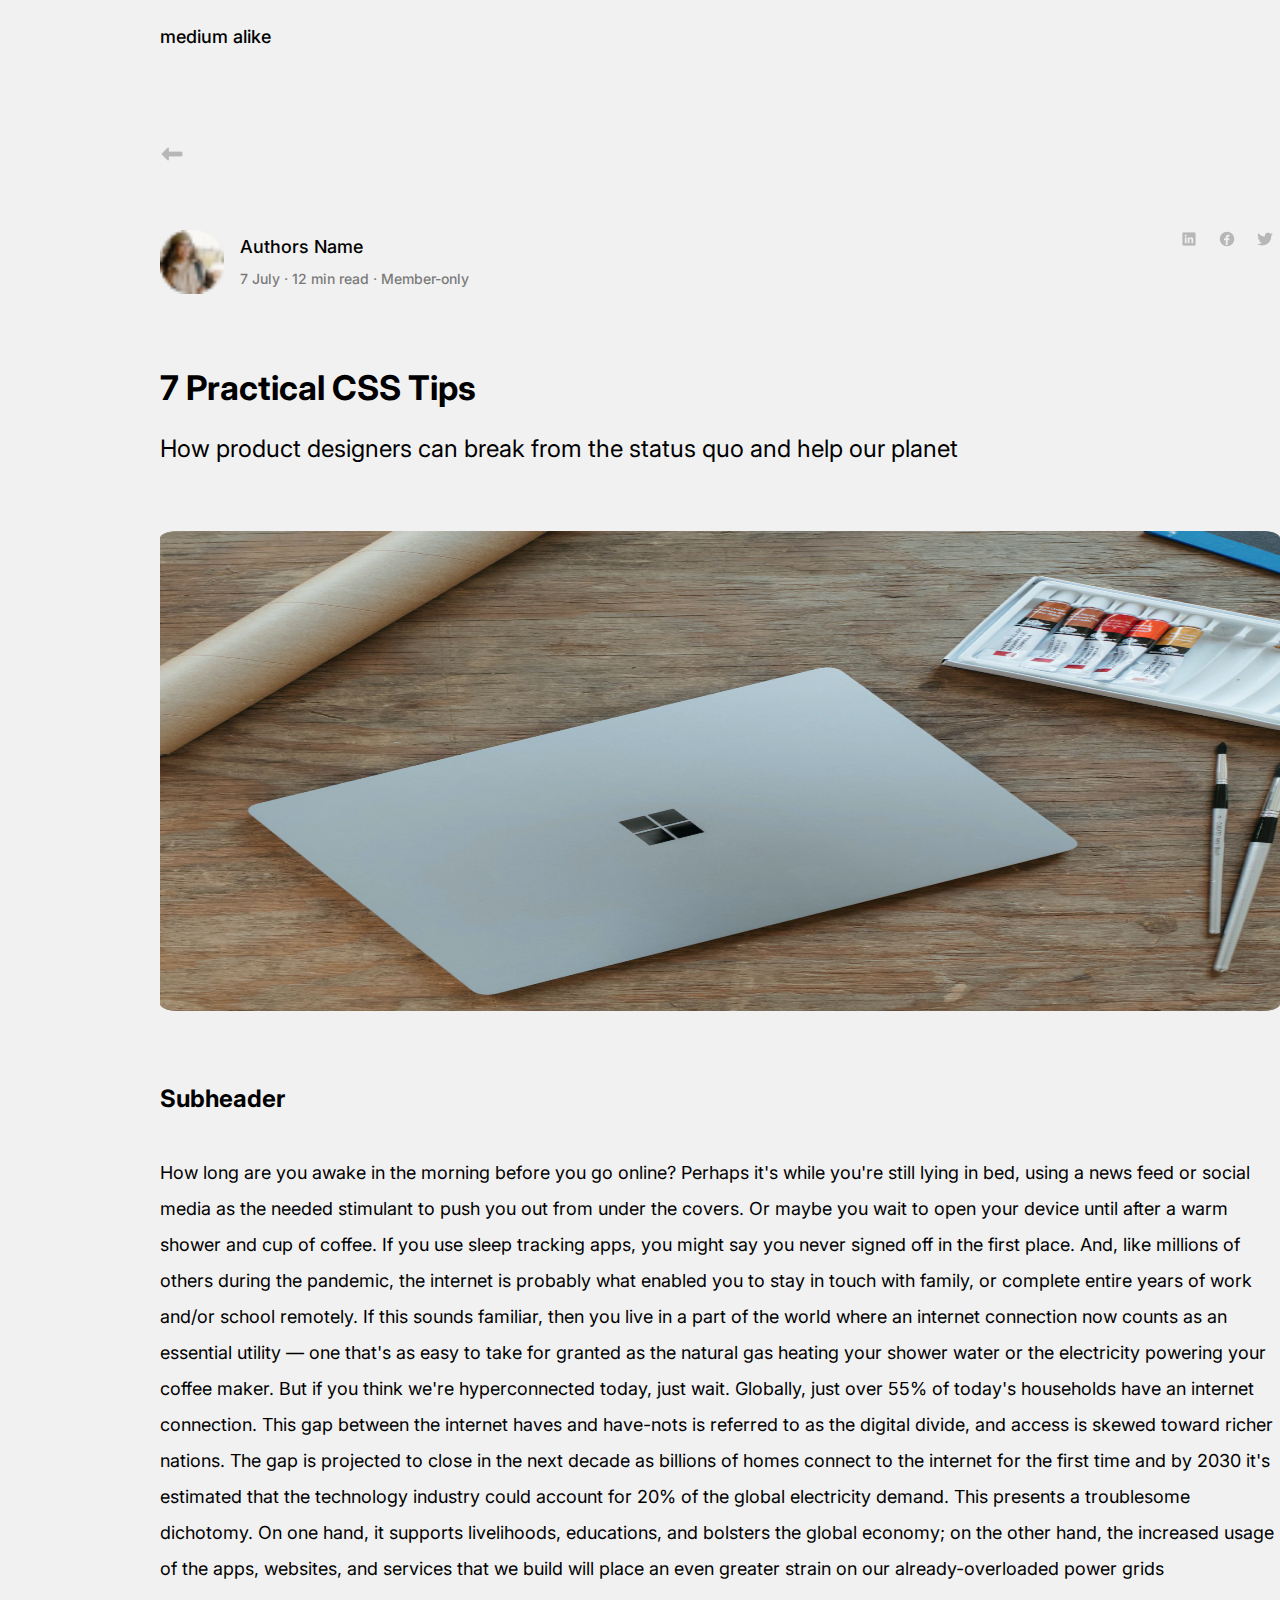
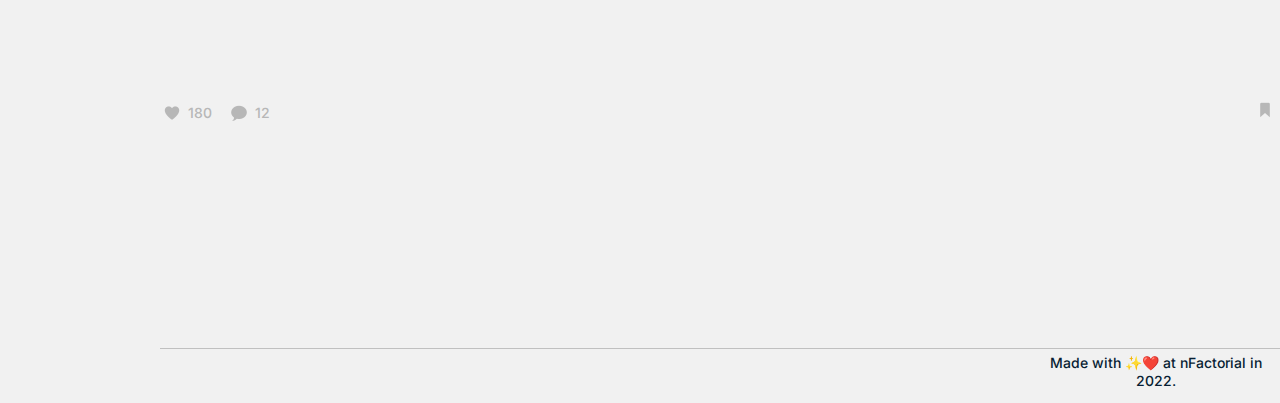
<file: article.html>
<!DOCTYPE html>
<html lang="en">
<head>
    <meta charset="UTF-8">
    <meta http-equiv="X-UA-Compatible" content="IE=edge">
    <meta name="viewport" content="width=device-width, initial-scale=1.0">
    <title>Title</title>
    <link rel="stylesheet" href="./article.css">
</head>
<body>
    <!-- header -->
    <header id = "my-header">
        <div id = "div-logo">
            <p id = "logo">medium alike</p>
        </div>
    </header>

    <!-- main -->
    <div id = "second-header">
        <img src="./assets/Left.png" alt="return">
    </div>
    <section id = "news-fill">
        <div id = "news-fill-main">
            <div id = "news-fill-main-author">
                <div id = "news-fill-main-author-info">
                    <img src="./assets/author-logo.png" alt="Author Logo">
                    <div id = "news-fill-main-author-info-text">
                        <p id = "news-authorsName">Authors Name</p>
                        <div id = "news-fill-main-author-info-text-main">
                            <p>7 July</p>
                            <p> · </p>
                            <p>12 min read</p>
                            <p> · </p>
                            <p>Member-only</p>
                        </div>
                    </div>
                </div>
                <div id = "news-fill-main-author-socials">
                    <div id = "news-fill-main-author-socials-logos">
                        <div class = "news-fill-main-author-socials-logos-grid">
                            <img src="./assets/LinkedIn.png" alt="LinkedIn">
                        </div>
                        <div class = "news-fill-main-author-socials-logos-grid">
                            <img src="./assets/Facebook Circled.png" alt="FaceBook">
                        </div>
                        <div class = "news-fill-main-author-socials-logos-grid">
                            <img src="./assets/Twitter.png" alt="Twitter">
                        </div>
                    </div>
                </div>
            </div>
            <div id = "news-fill-main-title">
                <p id = "news-title">7 Practical CSS Tips</p>
                <p id = "news-subtitle">How product designers can break from the status quo and help our planet</p>
            </div>
            <img id = "news-fill-main-img" src="./assets/Img.png" alt="Image">
            <div id = "news-fill-main-text">
                <p id = "news-fill-main-text-subheader">Subheader</p>
                <p id = "news-fill-main-text-text"></p>
            </div>
            <div id = "news-fill-main-bottom">
                <div id = "actions-left">
                    <div class = "actions-left-grp">
                        <div class = "actions-left-grp-grid">
                            <img src="./assets/Heart.png" alt="Heart">
                        </div>
                        <p class = "label">180</p>
                    </div>
                    <div class = "actions-left-grp">
                        <div class = "actions-left-grp-grid">
                            <img src="./assets/Speech Bubble.png" alt="Speech">
                        </div>
                        <p class = "label">12</p>
                    </div>
                </div>
                <div id = "actions-right-grid">
                    <img src="./assets/Bookmark.png" alt="Bookmark">
                </div>
            </div>
        </div>
    </section>
    <section>
        <footer id = "my-footer">
            <p id = "my-footer-text">Made with ✨❤️ at nFactorial in 2022.</p>
        </footer>
    </section>

    <!-- script -->
    <script src="./index.js"></script>
</body>
</html>
</file>
<file: article.css>
@import url('https://fonts.googleapis.com/css2?family=Inter:wght@400;500;700&family=Kanit&display=swap');
body{
    margin-left: 160px;
    margin-right: 160px;
    width: 1120px;
    background-color: #F1F1F1;
}
#my-header{
    /* Auto layout */
    display: flex;

    width: 100%;
    height: 70px;


    /* Inside auto layout */
    flex: none;
    order: 0;
    flex-grow: 0;
}
#logo{
    font-family: 'Inter';
    font-style: normal;
    font-weight: 500;
    font-size: 18px;
}
/* main body */
#second-header{
    display: flex;
    flex-direction: row;
    align-items: center;

    width: 100%;
    height: 152px;


    /* Inside auto layout */
    flex: none;
    order: 1;
    align-self: stretch;
    flex-grow: 0;
}
#second-header img{
    width: 24px;
    height: 24px;

    /* Inside auto layout */
    flex: none;
    order: 0;
    flex-grow: 0;
}
#news-fill{
    display: flex;
    flex-direction: column;
    align-items: flex-start;

    width: 100%;
    height: 1718px;

    border-bottom: 1px solid rgba(0, 0, 0, 0.2);

    /* Inside auto layout */
    flex: none;
    order: 2;
    flex-grow: 0;
}
#news-fill-main{
    display: flex;
    flex-direction: column;
    align-items: flex-start;

    width: 100%;
    height: 1586px;


    /* Inside auto layout */
    flex: none;
    order: 0;
    flex-grow: 0;
}
#news-fill-main-author{
    display: flex;
    flex-direction: row;
    align-items: flex-start;
    justify-content: space-between;

    width: 100%;
    height: 64px;


    /* Inside auto layout */
    flex: none;
    order: 0;
    flex-grow: 0;
}
#news-fill-main-author-info{
    display: flex;
    flex-direction: row;
    align-items: center;
    padding: 0px;
    gap: 16px;

    width: 323px;
    height: 64px;


    /* Inside auto layout */
    flex: none;
    order: 0;
    flex-grow: 0;
}
#news-fill-main-author-info img{
    width: 64px;
    height: 64px;

    /* Inside auto layout */
    flex: none;
    order: 0;
    flex-grow: 0;
}
#news-fill-main-author-info-text{
    display: flex;
    flex-direction: column;
    align-items: flex-start;
    padding: 0px;
    gap: 12px;

    width: 243px;
    height: 52px;


    /* Inside auto layout */
    flex: none;
    order: 1;
    flex-grow: 0;
}
#news-authorsName{
    width: 124px;
    height: 22px;

    /* Body L 18 pt/Medium */
    font-family: 'Inter';
    font-style: normal;
    font-weight: 500;
    font-size: 18px;
    line-height: 22px;
    /* identical to box height, or 122% */

    color: #000000;


    /* Inside auto layout */
    flex: none;
    order: 0;
    flex-grow: 0;

    margin: 0;
}
#news-fill-main-author-info-text-main{
    display: flex;
    flex-direction: row;
    align-items: flex-start;
    padding: 0px;
    gap: 4px;

    width: 243px;
    height: 18px;


    /* Inside auto layout */
    flex: none;
    order: 1;
    flex-grow: 0;

    font-family: 'Inter';
    font-style: normal;
    font-weight: 500;
    font-size: 14px;
    line-height: 18px;
    /* identical to box height, or 129% */

    color: #000000;

    opacity: 0.5;
}
#news-fill-main-author-info-text-main p{
    margin: 0;
}
#news-fill-main-author-socials{
    display: flex;
    flex-direction: row;
    align-items: flex-start;
    padding: 0px;
    gap: 10px;

    width: 100px;
    height: 24px;


    /* Inside auto layout */
    flex: none;
    order: 1;
    flex-grow: 0;
}
#news-fill-main-author-socials-logos{
    display: flex;
    flex-direction: row;
    align-items: flex-start;
    padding: 0px;
    gap: 14px;

    width: 100px;
    height: 24px;


    /* Inside auto layout */
    flex: none;
    order: 0;
    flex-grow: 0;
}
.news-fill-main-author-socials-logos-grid{
    width: 24px;
    height: 24px;


    /* Inside auto layout */
    flex: none;
    order: 0;
    flex-grow: 0;
}
.news-fill-main-author-socials-logos-grid img{
    width: 18px;
    height: 18px;
    left: 3px;
    top: 3px;
}
#news-fill-main-title{
    display: flex;
    flex-direction: column;
    align-items: flex-start;

    width: 100%;
    /* height: 98px; */


    /* Inside auto layout */
    flex: none;
    order: 1;
    flex-grow: 0;

    padding-bottom: 40px;
}
#news-title{

    width: 100%;
    height: 38px;

    /* Number 34 pt/Bold */
    font-family: 'Inter';
    font-style: normal;
    font-weight: 700;
    font-size: 34px;
    line-height: 38px;
    /* identical to box height, or 112% */
    display: flex;
    align-items: center;

    color: #000000;


    /* Inside auto layout */
    flex: none;
    order: 0;   
    flex-grow: 0;

    margin-top: 75px;
    margin-bottom: 0;
}
#news-subtitle{
    width: 100%;
    height: 36px;

    font-family: 'Inter';
    font-style: normal;
    font-weight: 400;
    font-size: 24px;
    line-height: 36px;
    /* identical to box height, or 150% */
    display: flex;
    align-items: center;

    color: #000000;


    /* Inside auto layout */
    flex: none;
    order: 1;
    flex-grow: 0;
}
#news-fill-main-img{
    width: 1120px;
    height: 480px;

    border-radius: 4px;

    /* Inside auto layout */
    flex: none;
    order: 2;
    flex-grow: 0;

    padding-bottom: 50px;
}
#news-fill-main-text{
    display: flex;
    flex-direction: column;
    align-items: flex-start;

    width: 100%;
    height: 640px;


    /* Inside auto layout */
    flex: none;
    order: 3;
    flex-grow: 0;
}
#news-fill-main-text-subheader{
    font-family: 'Inter';
    font-style: normal;
    font-weight: 700;
    font-size: 24px;
    line-height: 28px;
    /* identical to box height, or 117% */
    display: flex;
    align-items: center;

    color: #000000;
}
#news-fill-main-text-text{
    font-family: 'Inter';
    font-style: normal;
    font-weight: 200px;
    font-size: 18px;
    line-height: 36px;
    /* or 150% */
    display: flex;
    align-items: center;

    color: #000000;


    /* Inside auto layout */
    flex: none;
    order: 1;
    flex-grow: 0;
}
#news-fill-main-bottom{
    display: flex;
    flex-direction: row;
    align-items: flex-start;
    justify-content: space-between;

    width: 100%;
    height: 24px;


    /* Inside auto layout */
    flex: none;
    order: 4;
    align-self: stretch;
    flex-grow: 0;
}
#actions-left{
    display: flex;
    flex-direction: row;
    align-items: center;
    padding: 0px;
    gap: 14px;

    width: 111px;
    height: 24px;


    /* Inside auto layout */
    flex: none;
    order: 0;
    flex-grow: 0;
}
.actions-left-grp{
    display: flex;
    flex-direction: row;
    align-items: center;
    padding: 0px;
    gap: 4px;

    width: 53px;
    height: 24px;


    /* Inside auto layout */
    flex: none;
    order: 0;
    flex-grow: 0;
}
.actions-left-grp-grid{
    width: 24px;
    height: 24px;


    /* Inside auto layout */
    display: flex;
    justify-content: center;
    align-items: center;
    order: 0;
    flex-grow: 0;
}
.actions-left-grp-grid img{
    width: 18px;
    height: 18px;
    left: 3px;
    top: 3px;
}
.label{
    font-family: 'Inter';
    font-style: normal;
    font-weight: 500;
    font-size: 14px;
    line-height: 18px;
    /* identical to box height, or 129% */
    display: flex;
    align-items: center;
    text-align: center;

    color: #B7B7B7;


    /* Inside auto layout */
    flex: none;
    order: 1;
    flex-grow: 0;
}
#actions-right-grid{
    width: 24px;
    height: 24px;


    /* Inside auto layout */
    flex: none;
    order: 1;
    flex-grow: 0;
}
#actions-right-grid img{
    width: 18px;
    height: 18px;
    left: 3px;
    top: 3px;
}

#my-footer{
    display: flex;
    flex-direction: row-reverse;
    width: 100%;
}
#my-footer-text{
    width: 248px;
    height: 18px;

    /* Body S 14 pt/Medium */
    font-family: 'Inter';
    font-style: normal;
    font-weight: 500;
    font-size: 14px;
    line-height: 18px;
    /* identical to box height, or 129% */
    display: flex;
    align-items: center;
    text-align: center;

    color: #081E34;


    /* Inside auto layout */
    flex: none;
    order: 0;
    flex-grow: 0;
}
</file>
